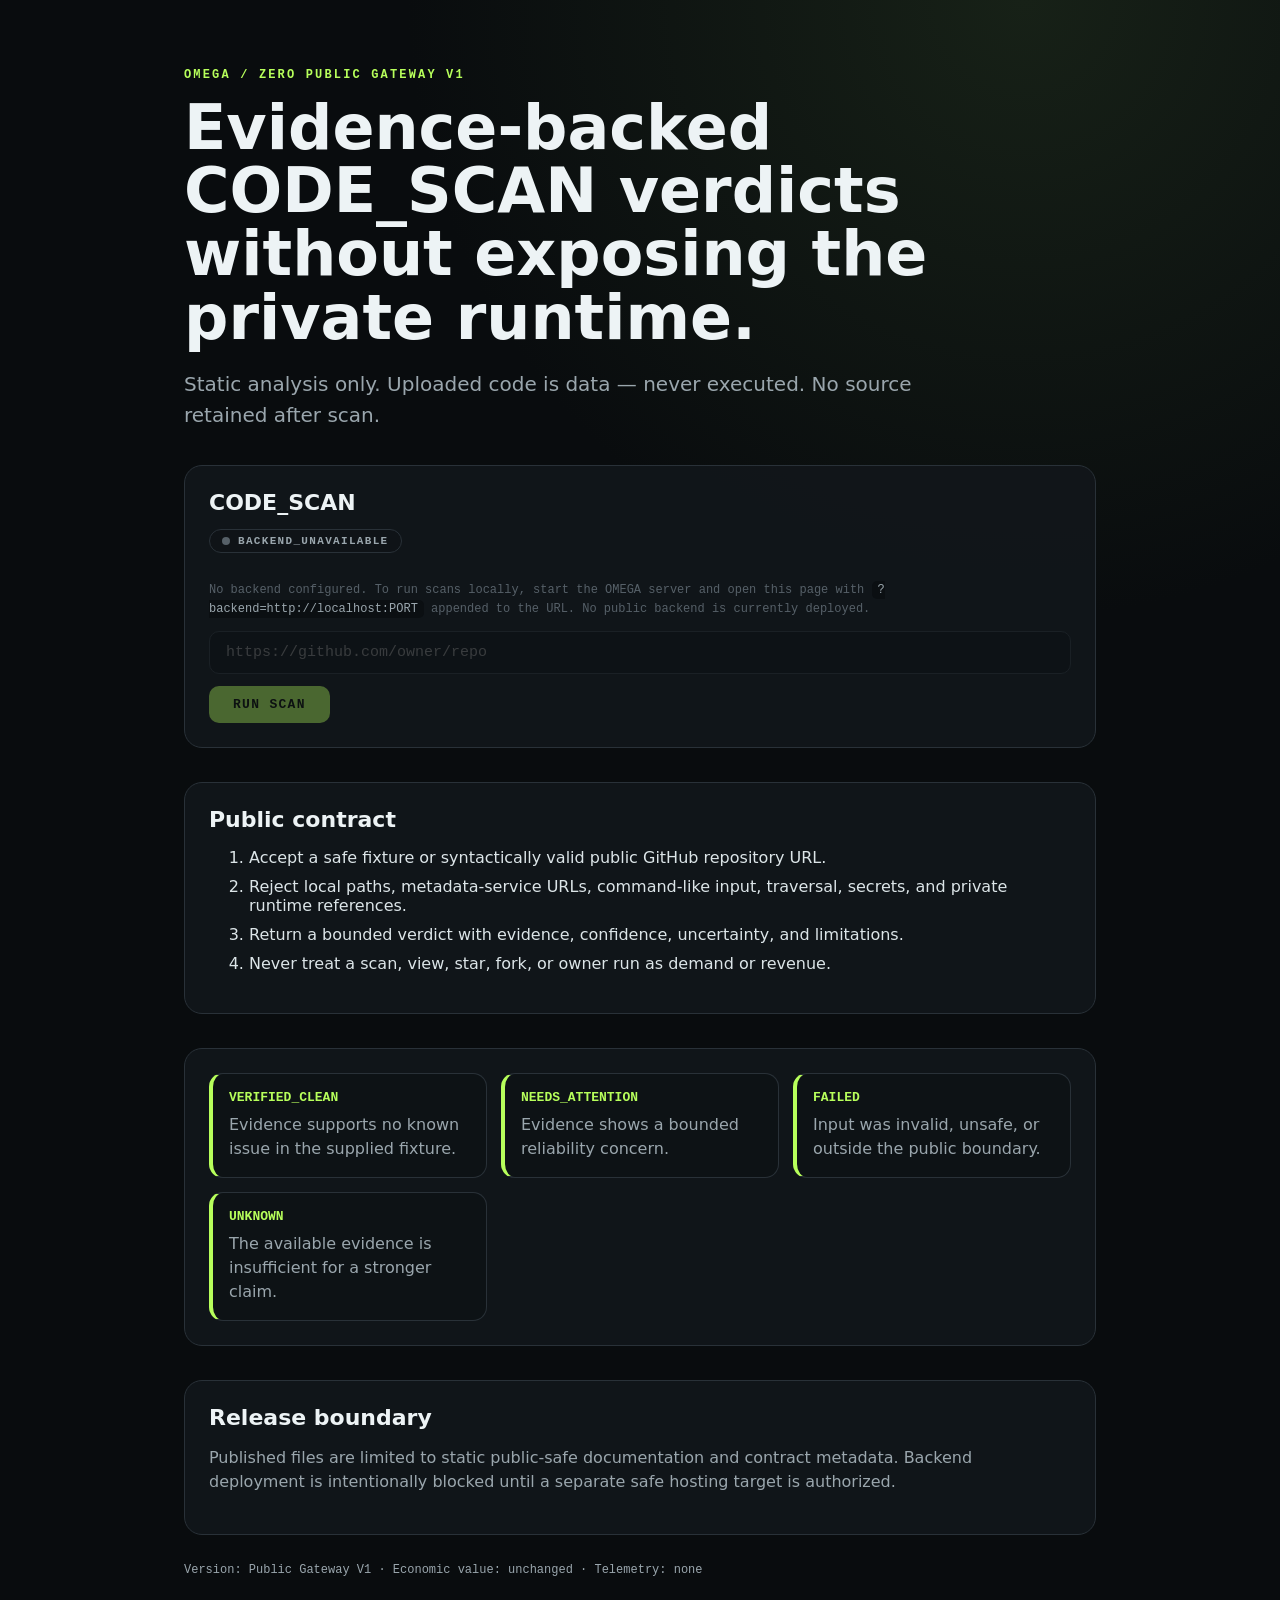
<file: docs/public-gateway/index.html>
<!doctype html>
<html lang="en">
<head>
  <meta charset="utf-8">
  <meta name="viewport" content="width=device-width, initial-scale=1">
  <title>OMEGA / ZERO Public Gateway V1</title>
  <link rel="stylesheet" href="./styles.css">
  <style>
    /* Scan panel extensions */
    .backend-badge{display:inline-flex;align-items:center;gap:8px;padding:5px 12px;border-radius:99px;font:700 11px ui-monospace,monospace;letter-spacing:.12em;border:1px solid var(--line);margin-bottom:18px}
    .backend-badge .dot{width:8px;height:8px;border-radius:50%;flex-shrink:0}
    .badge-unavailable{color:var(--muted);background:#0f1317}
    .badge-unavailable .dot{background:#566068}
    .badge-local{color:#ffcf66;background:#141008}
    .badge-local .dot{background:#ffcf66}
    .badge-live{color:var(--accent);background:#0a1206}
    .badge-live .dot{background:var(--accent)}
    .scan-form{display:flex;flex-direction:column;gap:12px}
    .scan-form input[type=text]{background:#0b0f12;border:1px solid var(--line);color:var(--text);padding:12px 16px;border-radius:10px;font:15px ui-monospace,monospace;outline:none;transition:border-color .15s}
    .scan-form input[type=text]:focus{border-color:var(--accent)}
    .scan-form input:disabled{opacity:.4;cursor:not-allowed}
    .scan-form button{align-self:flex-start;background:var(--accent);color:#060a04;font:700 13px ui-monospace,monospace;letter-spacing:.1em;padding:11px 24px;border:none;border-radius:10px;cursor:pointer;transition:opacity .15s}
    .scan-form button:disabled{opacity:.35;cursor:not-allowed}
    .scan-form button:not(:disabled):hover{opacity:.85}
    .progress-row{display:flex;align-items:center;gap:10px;font:13px ui-monospace,monospace;color:var(--muted);margin-top:4px}
    .spinner{width:14px;height:14px;border:2px solid #2a3038;border-top-color:var(--accent);border-radius:50%;animation:spin .7s linear infinite;flex-shrink:0}
    @keyframes spin{to{transform:rotate(360deg)}}
    .result-block{margin-top:18px;border-radius:14px;border:1px solid var(--line);overflow:hidden}
    .result-header{padding:14px 18px;display:flex;align-items:center;justify-content:space-between;gap:12px;border-bottom:1px solid var(--line)}
    .verdict-chip{font:700 12px ui-monospace,monospace;letter-spacing:.1em;padding:4px 12px;border-radius:99px}
    .verdict-VERIFIED_CLEAN{background:#0a1a0a;color:#6ee06e;border:1px solid #274027}
    .verdict-NEEDS_ATTENTION{background:#141008;color:#ffcf66;border:1px solid #3a2f0a}
    .verdict-FAILED{background:#180808;color:#f07070;border:1px solid #3a1a1a}
    .verdict-UNKNOWN{background:#0f1317;color:var(--muted);border:1px solid var(--line)}
    .result-meta{font:12px ui-monospace,monospace;color:var(--muted)}
    .result-body{padding:18px}
    .finding-item{border:1px solid var(--line);border-radius:10px;padding:12px 16px;margin-bottom:10px;background:#0b0f12}
    .finding-item:last-child{margin-bottom:0}
    .finding-id{font:700 12px ui-monospace,monospace;color:var(--accent);margin-bottom:4px}
    .finding-evidence{color:#b0bcc4;font-size:14px;line-height:1.5;margin:4px 0}
    .sev-HIGH{color:#f07070}.sev-MEDIUM{color:#ffcf66}.sev-LOW{color:var(--accent)}.sev-INFO{color:var(--muted)}
    .limits-block{margin-top:14px;padding:12px 16px;border:1px solid var(--line);border-radius:10px;background:#0b0f12}
    .limits-block ul{margin:6px 0 0;padding-left:18px;color:var(--muted);font-size:13px;line-height:1.7}
    .uncertainty-row{margin-top:10px;font-size:13px;color:var(--muted)}
    .uncertainty-row strong{color:#b0bcc4}
    .config-hint{font:12px ui-monospace,monospace;color:#566068;margin-top:10px;line-height:1.6}
    .config-hint code{background:#0b0f12;padding:2px 6px;border-radius:5px;color:#9aa6ad}
    .error-msg{color:#f07070;font:13px ui-monospace,monospace;margin-top:8px}
  </style>
</head>
<body>
  <main>
    <p class="eyebrow">OMEGA / ZERO PUBLIC GATEWAY V1</p>
    <h1>Evidence-backed CODE_SCAN verdicts without exposing the private runtime.</h1>
    <p class="lead">Static analysis only. Uploaded code is data — never executed. No source retained after scan.</p>

    <!-- LIVE SCAN PANEL -->
    <section id="scan-panel">
      <h2>CODE_SCAN</h2>
      <div id="backend-badge" class="backend-badge badge-unavailable">
        <span class="dot"></span>
        <span id="backend-label">CHECKING BACKEND…</span>
      </div>
      <p id="backend-description" class="config-hint"></p>

      <form class="scan-form" id="scan-form" onsubmit="return false">
        <input type="text" id="url-input" placeholder="https://github.com/owner/repo"
               autocomplete="off" spellcheck="false" disabled>
        <button type="button" id="scan-btn" disabled onclick="runScan()">RUN SCAN</button>
      </form>
      <div id="progress" class="progress-row" style="display:none">
        <span class="spinner"></span>
        <span id="progress-msg">Validating…</span>
      </div>
      <div id="error-msg" class="error-msg" style="display:none"></div>
      <div id="result-block" style="display:none"></div>
    </section>

    <!-- STATIC CONTRACT DOCS -->
    <section>
      <h2>Public contract</h2>
      <ol>
        <li>Accept a safe fixture or syntactically valid public GitHub repository URL.</li>
        <li>Reject local paths, metadata-service URLs, command-like input, traversal, secrets, and private runtime references.</li>
        <li>Return a bounded verdict with evidence, confidence, uncertainty, and limitations.</li>
        <li>Never treat a scan, view, star, fork, or owner run as demand or revenue.</li>
      </ol>
    </section>

    <section class="cards">
      <article><strong>VERIFIED_CLEAN</strong><span>Evidence supports no known issue in the supplied fixture.</span></article>
      <article><strong>NEEDS_ATTENTION</strong><span>Evidence shows a bounded reliability concern.</span></article>
      <article><strong>FAILED</strong><span>Input was invalid, unsafe, or outside the public boundary.</span></article>
      <article><strong>UNKNOWN</strong><span>The available evidence is insufficient for a stronger claim.</span></article>
    </section>

    <section>
      <h2>Release boundary</h2>
      <p>Published files are limited to static public-safe documentation and contract metadata. Backend deployment is intentionally blocked until a separate safe hosting target is authorized.</p>
    </section>

    <footer>Version: Public Gateway V1 · Economic value: unchanged · Telemetry: none</footer>
  </main>

<script>
// ─────────────────────────────────────────────────────────────────────────────
// PUBLIC_API_BASE_URL configuration
// Priority: URL query param ?backend=<url> → localStorage key omega_backend → absent (UNAVAILABLE)
// No hard-coded localhost as production. Default: BACKEND_UNAVAILABLE.
// ─────────────────────────────────────────────────────────────────────────────
const _params = new URLSearchParams(location.search);
let PUBLIC_API_BASE_URL = (function() {
  const fromParam = _params.get('backend');
  if (fromParam) {
    try { new URL(fromParam); return fromParam.replace(/\/$/, ''); } catch(_) {}
  }
  try {
    const stored = localStorage.getItem('omega_backend');
    if (stored) { new URL(stored); return stored.replace(/\/$/, ''); }
  } catch(_) {}
  return null;
})();

// ─────────────────────────────────────────────────────────────────────────────
// Backend connectivity detection
// ─────────────────────────────────────────────────────────────────────────────
const badge     = document.getElementById('backend-badge');
const badgeLabel = document.getElementById('backend-label');
const desc      = document.getElementById('backend-description');
const urlInput  = document.getElementById('url-input');
const scanBtn   = document.getElementById('scan-btn');

function setBadge(state, labelText, descText) {
  badge.className = 'backend-badge ' + {
    UNAVAILABLE: 'badge-unavailable',
    LOCAL:       'badge-local',
    LIVE:        'badge-live',
  }[state] || 'badge-unavailable';
  badgeLabel.textContent = labelText;
  desc.innerHTML = descText;
  const canScan = state !== 'UNAVAILABLE';
  urlInput.disabled = !canScan;
  scanBtn.disabled  = !canScan;
}

async function checkBackend() {
  if (!PUBLIC_API_BASE_URL) {
    setBadge('UNAVAILABLE', 'BACKEND_UNAVAILABLE',
      'No backend configured. To run scans locally, start the OMEGA server and open this page with ' +
      '<code>?backend=http://localhost:PORT</code> appended to the URL. ' +
      'No public backend is currently deployed.');
    return;
  }
  setBadge('UNAVAILABLE', 'CHECKING BACKEND…', '');
  try {
    const r = await fetch(PUBLIC_API_BASE_URL + '/public/health', { signal: AbortSignal.timeout(6000) });
    if (!r.ok) throw new Error('HTTP ' + r.status);
    const h = await r.json();
    const ds = (h.deployment || h.deployment_status || '').toUpperCase();
    if (ds.includes('LOCAL') || ds.includes('NOT PUBLICLY')) {
      setBadge('LOCAL', 'BACKEND_LOCAL',
        'Connected to a <strong>local</strong> OMEGA server. Scans work from your machine only. ' +
        'No internet users can reach this backend. Backend: <code>' + escHtml(PUBLIC_API_BASE_URL) + '</code>');
    } else if (ds.includes('LIVE') || ds.includes('PUBLIC')) {
      setBadge('LIVE', 'BACKEND_LIVE',
        'Connected to a live public backend. Backend: <code>' + escHtml(PUBLIC_API_BASE_URL) + '</code>');
    } else {
      setBadge('LOCAL', 'BACKEND_LOCAL',
        'Backend reachable. Deployment status: <code>' + escHtml(ds || 'unknown') + '</code>');
    }
  } catch(e) {
    setBadge('UNAVAILABLE', 'BACKEND_UNAVAILABLE',
      'Cannot reach backend at <code>' + escHtml(PUBLIC_API_BASE_URL) + '</code>. ' +
      'Is the OMEGA server running? Error: ' + escHtml(e.message));
  }
}

// ─────────────────────────────────────────────────────────────────────────────
// Scan
// ─────────────────────────────────────────────────────────────────────────────
function setProgress(msg) {
  const p = document.getElementById('progress');
  p.style.display = msg ? 'flex' : 'none';
  document.getElementById('progress-msg').textContent = msg || '';
}
function setError(msg) {
  const e = document.getElementById('error-msg');
  e.style.display = msg ? 'block' : 'none';
  e.textContent = msg || '';
}
function clearResult() {
  document.getElementById('result-block').style.display = 'none';
  document.getElementById('result-block').innerHTML = '';
}
function escHtml(s) {
  return String(s).replace(/&/g,'&amp;').replace(/</g,'&lt;').replace(/>/g,'&gt;').replace(/"/g,'&quot;');
}

function renderResult(data) {
  const rb = document.getElementById('result-block');
  const verdict = data.zero_verdict || data.verdict || 'UNKNOWN';
  const findings = data.findings || [];
  const limits   = data.limitations || [];
  const unc      = data.uncertainty  || '';
  const scanId   = data.scan_id || '';
  const conf     = data.confidence != null ? (data.confidence * 100).toFixed(0) + '%' : '—';

  let findingsHtml = '';
  if (findings.length === 0) {
    findingsHtml = '<p style="color:var(--muted);font-size:13px;margin:0">No findings.</p>';
  } else {
    findings.forEach(function(f) {
      const sev = f.severity || 'INFO';
      findingsHtml += '<div class="finding-item">' +
        '<div class="finding-id">' + escHtml(f.finding_id || f.category || '—') + '</div>' +
        '<div class="finding-evidence">' + escHtml(f.evidence || f.message || '') + '</div>' +
        '<div style="font:12px ui-monospace,monospace;margin-top:4px">' +
          'Severity: <span class="sev-' + escHtml(sev) + '">' + escHtml(sev) + '</span>' +
          (f.file ? ' · File: <span style="color:#9aa6ad">' + escHtml(f.file) + '</span>' : '') +
        '</div>' +
      '</div>';
    });
  }

  let limitsHtml = '';
  if (limits.length) {
    limitsHtml = '<div class="limits-block"><strong style="font:700 12px ui-monospace,monospace;color:var(--muted)">LIMITATIONS</strong>' +
      '<ul>' + limits.map(function(l){ return '<li>' + escHtml(l) + '</li>'; }).join('') + '</ul></div>';
  }

  rb.innerHTML = '<div class="result-block">' +
    '<div class="result-header">' +
      '<span class="verdict-chip verdict-' + escHtml(verdict) + '">' + escHtml(verdict) + '</span>' +
      '<span class="result-meta">confidence ' + escHtml(conf) + (scanId ? ' · ' + escHtml(scanId.slice(0,12)) : '') + '</span>' +
    '</div>' +
    '<div class="result-body">' +
      findingsHtml +
      (unc ? '<div class="uncertainty-row"><strong>Uncertainty:</strong> ' + escHtml(unc) + '</div>' : '') +
      limitsHtml +
    '</div>' +
  '</div>';
  rb.style.display = 'block';
}

async function runScan() {
  const target = urlInput.value.trim();
  clearResult();
  setError('');
  if (!target) { setError('Enter a GitHub repository URL.'); return; }
  if (!PUBLIC_API_BASE_URL) { setError('No backend configured.'); return; }

  scanBtn.disabled = true;
  setProgress('Validating input…');
  try {
    setProgress('Sending to backend…');
    const r = await fetch(PUBLIC_API_BASE_URL + '/public/code-scan', {
      method: 'POST',
      headers: { 'Content-Type': 'application/json' },
      body: JSON.stringify({ target }),
      signal: AbortSignal.timeout(40000),
    });
    setProgress('Receiving verdict…');
    const data = await r.json();
    setProgress('');
    if (!r.ok) {
      setError('Backend error: ' + escHtml(data.error || ('HTTP ' + r.status)));
    } else {
      renderResult(data);
    }
  } catch(e) {
    setProgress('');
    if (e.name === 'TimeoutError') {
      setError('Scan timed out (>40 s). The backend may be under load.');
    } else {
      setError('Connection error: ' + escHtml(e.message));
    }
  } finally {
    scanBtn.disabled = false;
  }
}

// Allow Enter key in URL field
urlInput.addEventListener('keydown', function(e) {
  if (e.key === 'Enter' && !scanBtn.disabled) runScan();
});

// Boot
checkBackend();
</script>
</body>
</html>
</file>
<file: docs/public-gateway/styles.css>
:root{color-scheme:dark;--bg:#090c0e;--panel:#12171b;--line:#293138;--text:#edf3f5;--muted:#9aa6ad;--accent:#b7ff5b;--warn:#ffcf66;font-family:Inter,ui-sans-serif,system-ui,sans-serif}*{box-sizing:border-box}body{margin:0;min-height:100vh;background:radial-gradient(circle at 80% 0,#172117 0,transparent 32%),var(--bg);color:var(--text)}main{max-width:960px;margin:0 auto;padding:56px 24px}.eyebrow{color:var(--accent);font:700 12px ui-monospace,monospace;letter-spacing:.18em}h1{font-size:clamp(32px,6vw,62px);line-height:1.02;margin:14px 0 18px}.lead{font-size:20px;line-height:1.55;color:var(--muted);max-width:760px}section{margin-top:34px;padding:24px;border:1px solid var(--line);background:rgba(18,23,27,.86);border-radius:18px}h2{margin:0 0 14px;font-size:22px}li{margin:10px 0;color:#dce5e8}.cards{display:grid;grid-template-columns:repeat(auto-fit,minmax(210px,1fr));gap:14px}.cards article{border:1px solid var(--line);border-left:4px solid var(--accent);border-radius:14px;padding:16px;background:#0d1215}.cards strong{display:block;margin-bottom:8px;font:700 13px ui-monospace,monospace;color:var(--accent)}.cards span,p{color:var(--muted);line-height:1.5}footer{margin-top:28px;color:var(--muted);font:12px ui-monospace,monospace}
</file>
